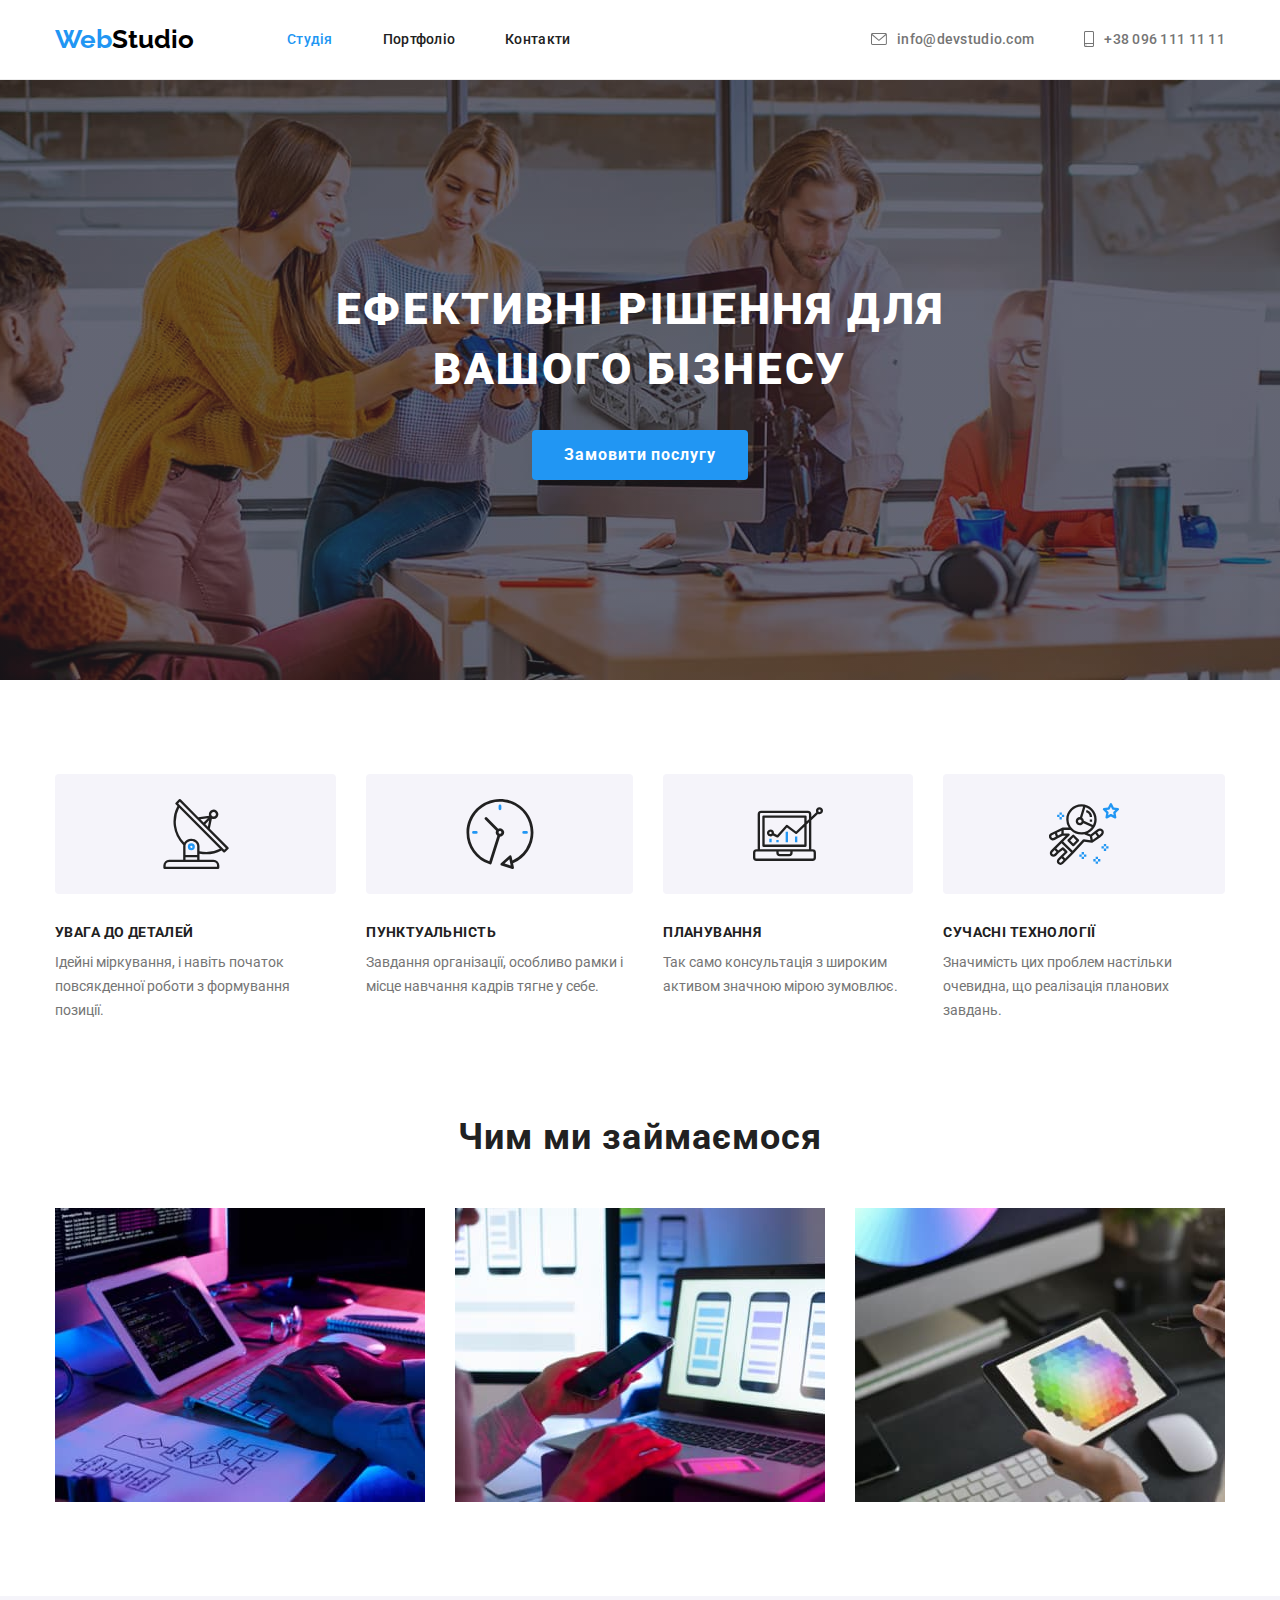
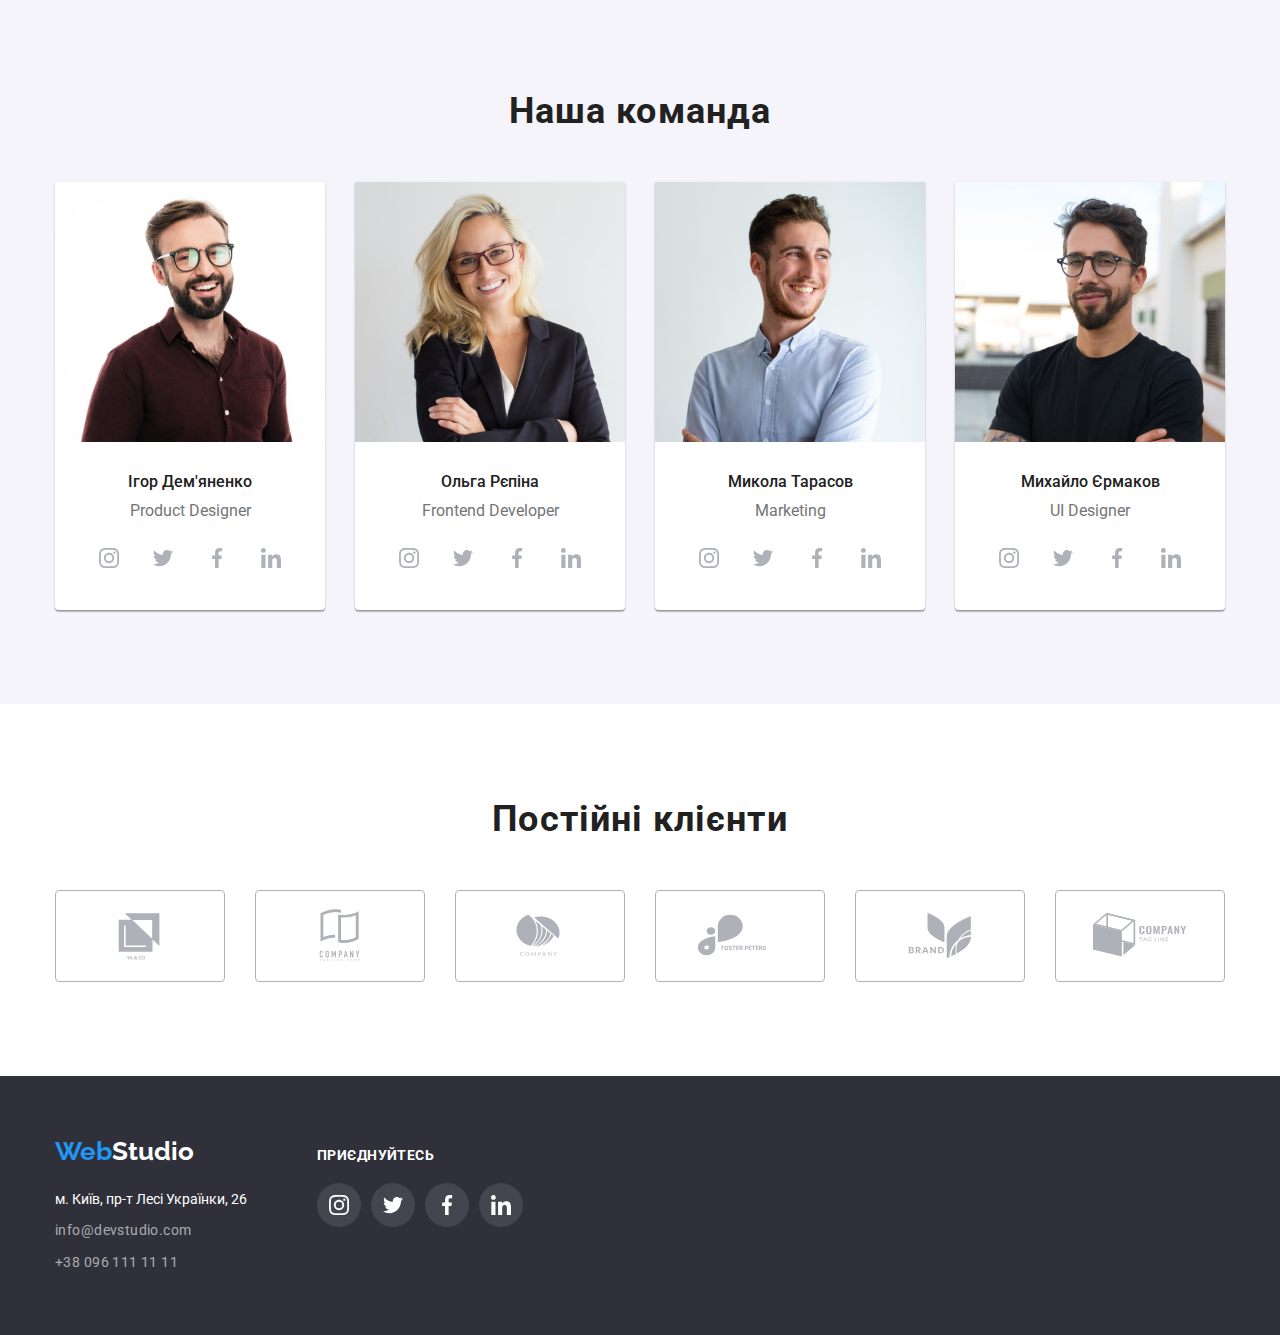
<file: index.html>
<!DOCTYPE html>
<html lang="uk-UA">
<head>
    <meta charset="UTF-8">
    <meta http-equiv="X-UA-Compatible" content="IE=edge">
    <meta name="viewport" content="width=device-width, initial-scale=1.0">
    <title>WebStudio</title>
    <link
    rel="stylesheet"
    href="https://cdnjs.cloudflare.com/ajax/libs/modern-normalize/1.0.0/modern-normalize.min.css"/>
    <link rel="preconnect" href="https://fonts.googleapis.com">
    <link rel="preconnect" href="https://fonts.gstatic.com" crossorigin>
    <link href="https://fonts.googleapis.com/css2?family=Raleway:wght@700&family=Roboto:wght@400;500;700;900&display=swap" rel="stylesheet">
    <link rel="stylesheet" href="./css/styles.css">
</head>
<body>
    <header class="header">
        <div class="container container-header">
            <a class="logo" href="#">Web<span class="logo2">Studio</span> </a>
                <nav>
                    <ul class="header-nav container-header2">
                        <li> <a class="header-nav-link current" href="">Студія</a> </li>
                        <li> <a class="header-nav-link" href="./portfolio.html">Портфоліо</a> </li>
                        <li> <a class="header-nav-link" href="">Контакти</a> </li>
                    </ul>
                </nav>
                    <ul class="container-header3">
                        <li class="container-header3-icon"> 
                            <a class="header-contact" href="mailto:info@devstudio.com">
                                <svg class="icon-header" width="16" height="12">
                                    <use href="./images/icons.svg#icon-envelope">
                                    </use>
                                </svg>
                                info@devstudio.com</a> 
                        </li>
                        <li class="container-header3-icon"> 
                            <a class="header-contact" href="tel:+380961111111">
                                <svg class="icon-header " width="10" height="16">
                                    <use href="./images/icons.svg#icon-smartphone">
                                    </use>
                                </svg>
                                +38 096 111 11 11</a> 
                        </li>
                    </ul>
        </div>
    </header>
    <main>
    <section class="hero">
        <div class="container container-hero">
            <h1 class="hero-title">Ефективні рішення для <br> вашого бізнесу</h1>
            <button type="button" class="hero-btn btn">Замовити послугу</button>
        </div>
    </section>
    <section class="about section">
        <div class="container">
            <h2 class="title hide">Особливості</h2>
            <ul class="about-list">
                <li  class="about-item">
                    <div class="about-logo-container">
                        <svg class="about-logo" width="70" height="70">
                            <use href="./images/icons.svg#icon-antenna"></use>
                        </svg>
                    </div>
                    <h3 class="about-title-item">УВАГА ДО ДЕТАЛЕЙ</h3>
                    <p class="about-title-text">Ідейні міркування, і навіть початок повсякденної роботи з формування позиції.</p>
                </li>
                <li class="about-item">
                    <div class="about-logo-container">
                        <svg class="about-logo" width="70" height="70">
                            <use href="./images/icons.svg#icon-clock"></use>
                        </svg>
                    </div>
                    <h3 class="about-title-item">ПУНКТУАЛЬНІСТЬ</h3>
                    <p class="about-title-text">Завдання організації, особливо рамки і місце навчання кадрів тягне у себе.</p>
                </li>
                <li class="about-item">
                    <div class="about-logo-container">
                        <svg class="about-logo" width="70" height="70">
                            <use href="./images/icons.svg#icon-diagram"></use>
                        </svg>
                    </div>
                    <h3 class="about-title-item">ПЛАНУВАННЯ</h3>
                    <p class="about-title-text">Так само консультація з широким активом значною мірою зумовлює.</p>
                </li>
                <li class="about-item">
                    <div class="about-logo-container">
                        <svg class="about-logo" width="70" height="70">
                            <use href="./images/icons.svg#icon-astronaut"></use>
                        </svg>
                    </div>
                    <h3 class="about-title-item">СУЧАСНІ ТЕХНОЛОГІЇ</h3>
                    <p class="about-title-text">Значимість цих проблем настільки очевидна, що реалізація планових завдань.</p>
                </li>
            </ul>
        </div>
    </section>
    <section class="business section">
        <div class="container">
            <h2 class="title">Чим ми займаємося</h2>
            <ul class="business-items">
                <li class="business-list">
                    <img src="./images/box1.jpg" class="img" alt="розробка бізнес-планів" width="370"/>
                </li>
                <li class="business-list">
                    <img src="./images/box2.jpg" class="img" alt="створення мобільних додатків" width="370"/>
                </li>
                <li class="business-list">
                    <img src="./images/box3.jpg" class="img" alt="робота дизайнера" width="370"/>
                </li>
            </ul>
        </div>
    </section>
    <section class="team section">
        <div class="container">
            <h2 class="title">Наша команда</h2>
            <ul class="team-items">
                <li class="team-list">
                    <img src="./images/team-card-1.jpg" class="img" alt="на фото Ігор Дем'яненко" width="270"/>
                    <div class="team-item">
                        <h3 class="team-title">Ігор Дем'яненко</h3>
                        <p lang="en" class="team-text">Product Designer</p>
                        <div class="team-soc">
                            <ul class="team-soc-items">
                                <li>
                                    <a href="#" class="team-soc-list">
                                        <svg class="team-soc-logo" width="20" height="20">
                                            <use href="./images/icons.svg#icon-instagram"></use>
                                        </svg>
                                    </a>
                                </li>
                                <li>
                                    <a href="#" class="team-soc-list">
                                        <svg class="team-soc-logo" width="20" height="20">
                                            <use href="./images/icons.svg#icon-twitter"></use>
                                        </svg>
                                    </a>
                                </li>
                                <li>
                                    <a href="#" class="team-soc-list">
                                        <svg class="team-soc-logo" width="20" height="20">
                                            <use href="./images/icons.svg#icon-facebook"></use>
                                        </svg>
                                    </a>
                                </li>
                                <li>                                
                                    <a href="#" class="team-soc-list">
                                        <svg class="team-soc-logo" width="20" height="20">
                                            <use href="./images/icons.svg#icon-linkedin"></use>
                                    </svg>
                                    </a>
                            </li>
                            </ul>
                        </div>
                    </div>
                    
                </li>
                <li class="team-list">
                    <img src="./images/team-card-2.jpg" class="img" alt="на фото Ольга Рєпіна" width="270"/>
                    <div class="team-item">
                        <h3 class="team-title">Ольга Рєпіна</h3>
                        <p lang="en" class="team-text">Frontend Developer</p>
                        <div class="team-soc">
                            <ul class="team-soc-items">
                                <li>
                                    <a href="#" class="team-soc-list">
                                        <svg class="team-soc-logo" width="20" height="20">
                                            <use href="./images/icons.svg#icon-instagram"></use>
                                        </svg>
                                    </a>
                                </li>
                                <li>
                                    <a href="#" class="team-soc-list">
                                        <svg class="team-soc-logo" width="20" height="20">
                                            <use href="./images/icons.svg#icon-twitter"></use>
                                        </svg>
                                    </a>
                                </li>
                                <li>
                                    <a href="#" class="team-soc-list">
                                        <svg class="team-soc-logo" width="20" height="20">
                                            <use href="./images/icons.svg#icon-facebook"></use>
                                        </svg>
                                    </a>
                                </li>
                                <li>                                
                                    <a href="#" class="team-soc-list">
                                        <svg class="team-soc-logo" width="20" height="20">
                                            <use href="./images/icons.svg#icon-linkedin"></use>
                                    </svg>
                                    </a>
                            </li>
                            </ul>
                        </div>
                    </div>
                </li>
                <li class="team-list">
                    <img src="./images/team-card-3.jpg" class="img" alt="на фото Микола Тарасов" width="270"/>
                    <div class="team-item">
                        <h3 class="team-title">Микола Тарасов</h3>
                        <p lang="en" class="team-text">Marketing</p>
                        <div class="team-soc">
                            <ul class="team-soc-items">
                                <li>
                                    <a href="#" class="team-soc-list">
                                        <svg class="team-soc-logo" width="20" height="20">
                                            <use href="./images/icons.svg#icon-instagram"></use>
                                        </svg>
                                    </a>
                                </li>
                                <li>
                                    <a href="#" class="team-soc-list">
                                        <svg class="team-soc-logo" width="20" height="20">
                                            <use href="./images/icons.svg#icon-twitter"></use>
                                        </svg>
                                    </a>
                                </li>
                                <li>
                                    <a href="#" class="team-soc-list">
                                        <svg class="team-soc-logo" width="20" height="20">
                                            <use href="./images/icons.svg#icon-facebook"></use>
                                        </svg>
                                    </a>
                                </li>
                                <li>                                
                                    <a href="#" class="team-soc-list">
                                        <svg class="team-soc-logo" width="20" height="20">
                                            <use href="./images/icons.svg#icon-linkedin"></use>
                                    </svg>
                                    </a>
                            </li>
                            </ul>
                        </div>
                    </div>
                </li>
                <li class="team-list">
                    <img src="./images/team-card-4.jpg" class="img" alt="на фото Михайло Єрмаков" width="270"/>
                    <div class="team-item">
                        <h3 class="team-title">Михайло Єрмаков</h3>
                        <p lang="en" class="team-text">UI Designer</p>
                        <div class="team-soc">
                            <ul class="team-soc-items">
                                <li>
                                    <a href="#" class="team-soc-list">
                                        <svg class="team-soc-logo" width="20" height="20">
                                            <use href="./images/icons.svg#icon-instagram"></use>
                                        </svg>
                                    </a>
                                </li>
                                <li>
                                    <a href="#" class="team-soc-list">
                                        <svg class="team-soc-logo" width="20" height="20">
                                            <use href="./images/icons.svg#icon-twitter"></use>
                                        </svg>
                                    </a>
                                </li>
                                <li>
                                    <a href="#" class="team-soc-list">
                                        <svg class="team-soc-logo" width="20" height="20">
                                            <use href="./images/icons.svg#icon-facebook"></use>
                                        </svg>
                                    </a>
                                </li>
                                <li>                                
                                    <a href="#" class="team-soc-list">
                                        <svg class="team-soc-logo" width="20" height="20">
                                            <use href="./images/icons.svg#icon-linkedin"></use>
                                    </svg>
                                    </a>
                            </li>
                            </ul>
                        </div>
                    </div>
                </li>
            </ul>
        </div>
    </section>
    <section class="section">
        <div class="container">
            <h2 class="title">Постійні клієнти</h2>
            <ul class="regular-customers-list">
                <li class="regular-customers-item">
                    <a href="#" class="regular-customers-link">
                        <svg class="regular-customers-logo" width="106" height="60">
                            <use href="./images/icons.svg#icon-logo1"></use>
                        </svg>
                    </a>
                </li>
                <li class="regular-customers-item">
                    <a href="#" class="regular-customers-link">
                        <svg class="regular-customers-logo" width="106" height="60">
                            <use href="./images/icons.svg#icon-logo2"></use>
                        </svg>
                    </a>
                </li>
                <li class="regular-customers-item">
                    <a href="#" class="regular-customers-link">
                        <svg class="regular-customers-logo" width="106" height="60">
                            <use href="./images/icons.svg#icon-logo3"></use>
                        </svg>
                    </a>
                </li>
                <li class="regular-customers-item">
                    <a href="#" class="regular-customers-link">
                        <svg class="regular-customers-logo" width="106" height="60">
                            <use href="./images/icons.svg#icon-logo4"></use>
                        </svg>
                    </a>
                </li>
                <li class="regular-customers-item">
                    <a href="#" class="regular-customers-link">
                        <svg class="regular-customers-logo" width="106" height="60">
                            <use href="./images/icons.svg#icon-logo5"></use>
                        </svg>
                    </a>
                </li>
                <li class="regular-customers-item">
                    <a href="#" class="regular-customers-link">
                        <svg class="regular-customers-logo" width="106" height="60">
                            <use href="./images/icons.svg#icon-logo6"></use>
                        </svg>
                    </a>
                </li>
            </ul>
        </div>
    </section>
    </main>
    <footer class="footer">
        <div class="container footer-container">
            <div>
                <a class="logo logomargin" href="#">Web<span class="logo3">Studio</span> </a>
                <address class="address">
                    <ul class="footer-list">
                        <li> <a class="address" href="">м. Київ, пр-т Лесі Українки, 26</a> </li>
                        <li> <a class="footer-contact" href="mailto:info@devstudio.com">info@devstudio.com</a> </li>
                        <li> <a class="footer-contact" href="tel:+380961111111">+38 096 111 11 11</a> </li>
                    </ul> 
                </address>
            </div>
            <div class="footer-soc">
                <h3 class="footer-h3">приєднуйтесь</h3>
                <ul class="footer-soc-list">
                    <li>
                        <a href="#" class="footer-soc-item">
                            <svg class="footer-soc-logo" width="20" height="20">
                                <use href="./images/icons.svg#icon-instagram"></use>
                            </svg>
                        </a>
                    </li>
                    <li>
                        <a href="#" class="footer-soc-item">
                            <svg class="footer-soc-logo" width="20" height="20">
                                <use href="./images/icons.svg#icon-twitter"></use>
                            </svg>
                        </a>
                    </li>
                    <li>
                        <a href="#" class="footer-soc-item">
                            <svg class="footer-soc-logo" width="20" height="20">
                                <use href="./images/icons.svg#icon-facebook"></use>
                            </svg>
                        </a>
                    </li>
                    <li>                                
                        <a href="#" class="footer-soc-item">
                            <svg class="footer-soc-logo" width="20" height="20">
                                <use href="./images/icons.svg#icon-linkedin"></use>
                            </svg>
                        </a>
                    </li>
                </ul>
            </div>
        </div>
    </footer>
</body>
</html>
</file>
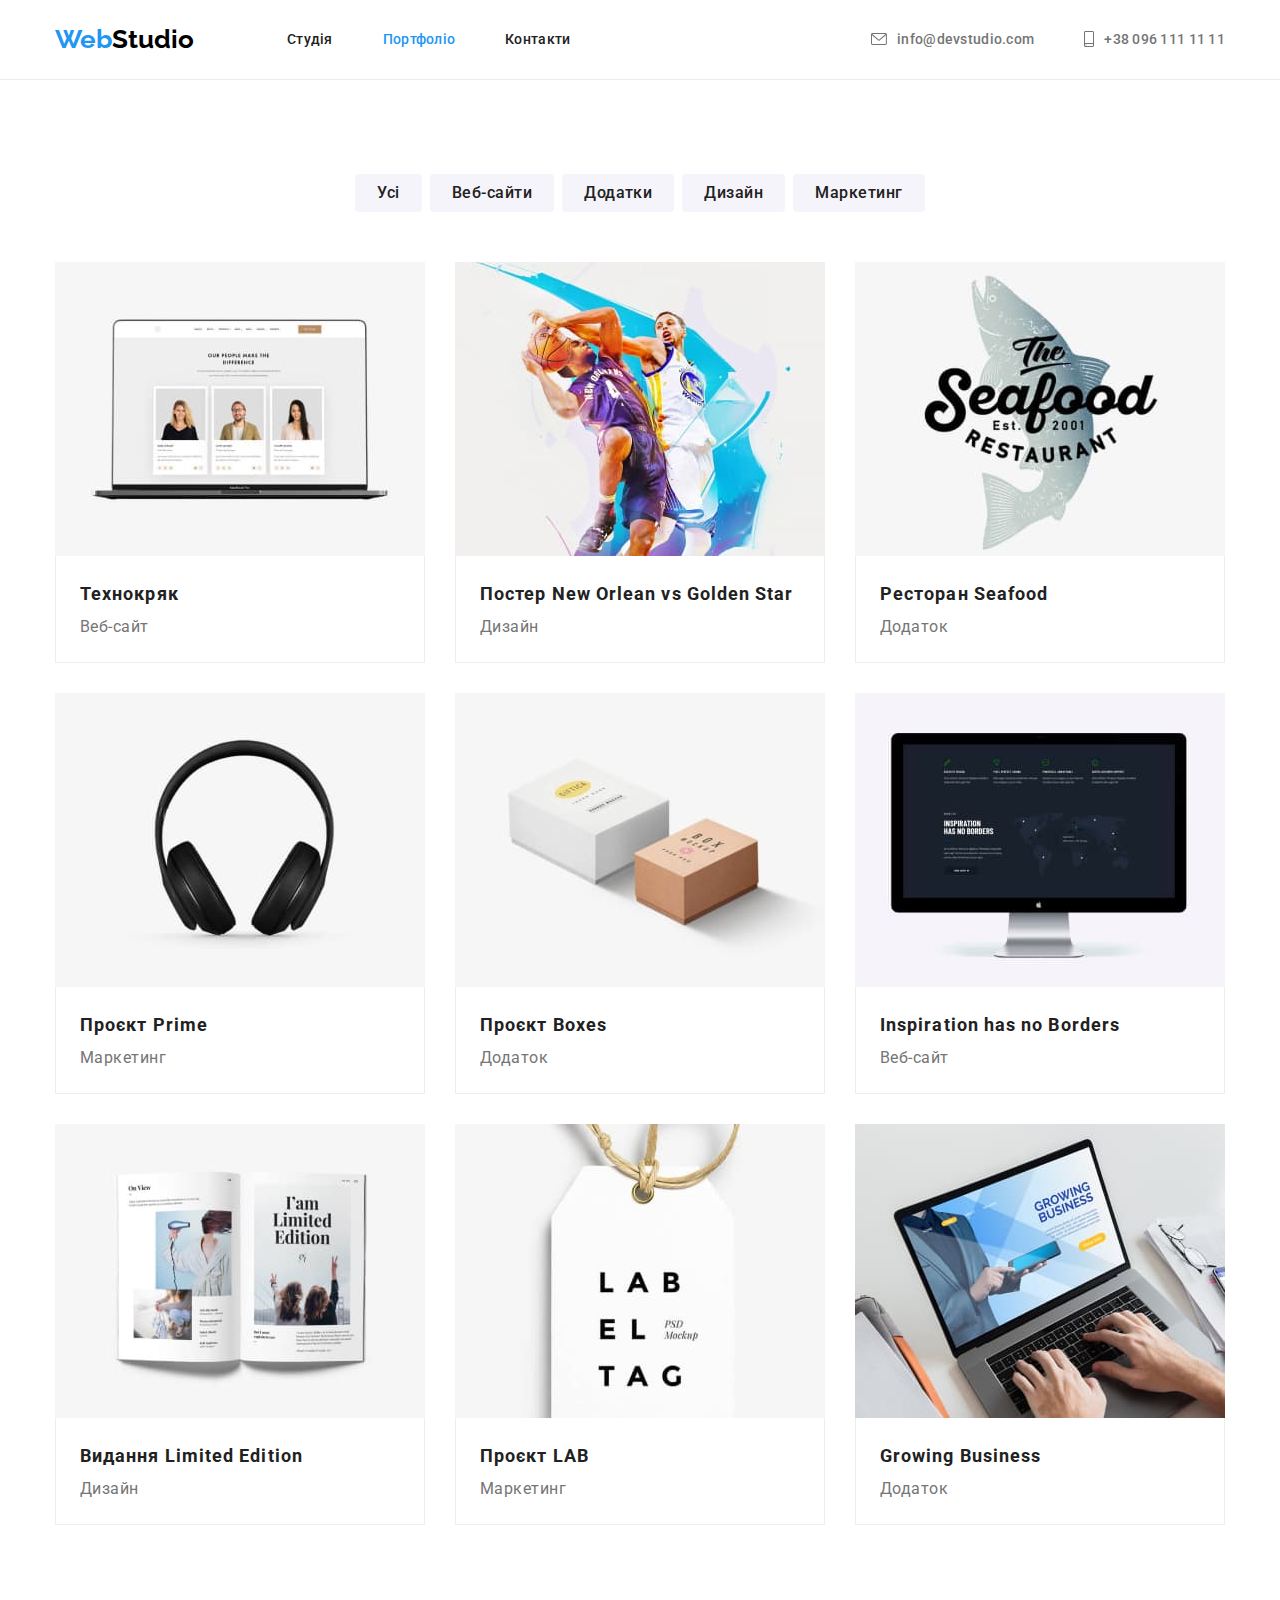
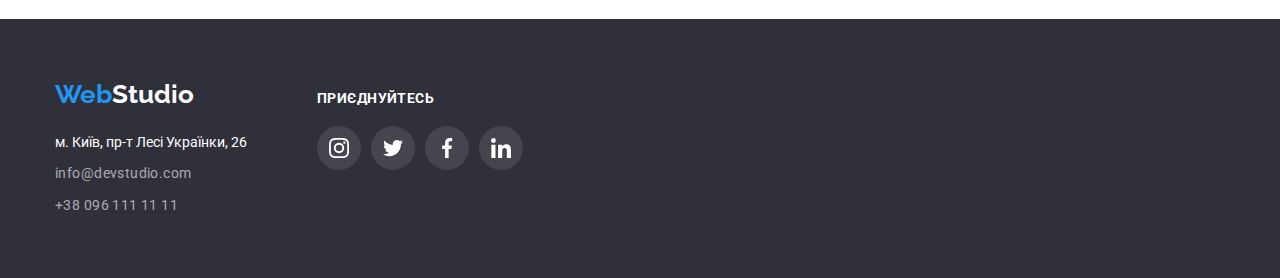
<file: portfolio.html>
<!DOCTYPE html>
<html lang="uk-UA">
<head>
    <meta charset="UTF-8">
    <meta http-equiv="X-UA-Compatible" content="IE=edge">
    <meta name="viewport" content="width=device-width, initial-scale=1.0">
    <title>Портфоліо</title>
    <link
    rel="stylesheet"
    href="https://cdnjs.cloudflare.com/ajax/libs/modern-normalize/1.0.0/modern-normalize.min.css"/>
    <link rel="preconnect" href="https://fonts.googleapis.com">
    <link rel="preconnect" href="https://fonts.gstatic.com" crossorigin>
    <link href="https://fonts.googleapis.com/css2?family=Raleway:wght@700&family=Roboto:wght@400;500;700;900&display=swap" rel="stylesheet">
    <link rel="stylesheet" href="./css/styles.css">
</head>
<body>
    <header class="header">
        <div class="container container-header">
            <a class="logo" href="#">Web<span class="logo2">Studio</span> </a>
                <nav>
                    <ul class="header-nav container-header2">
                        <li> <a class="header-nav-link" href="./index.html">Студія</a> </li>
                        <li> <a class="header-nav-link current" href="">Портфоліо</a> </li>
                        <li> <a class="header-nav-link" href="">Контакти</a> </li>
                    </ul>
                </nav>
                <ul class="container-header3">
                    <li class="container-header3-icon"> 
                        <a class="header-contact" href="mailto:info@devstudio.com">
                            <svg class="icon-header" width="16" height="12">
                                <use href="./images/icons.svg#icon-envelope">
                                </use>
                            </svg>
                            info@devstudio.com</a> 
                    </li>
                    <li class="container-header3-icon"> 
                        <a class="header-contact" href="tel:+380961111111">
                            <svg class="icon-header " width="10" height="16">
                                <use href="./images/icons.svg#icon-smartphone">
                                </use>
                            </svg>
                            +38 096 111 11 11</a> 
                    </li>
                </ul>
        </div>
    </header>
<main>
    <section class="section portfolio">
    <div class="container">
        <h1 class="hide">Портфоліо</h1>
        <ul class="portfolio-buttons">
            <li><button type="button" class="portfolio-button">Усі</button></li>
            <li><button type="button" class="portfolio-button">Веб-сайти</button></li>
            <li><button type="button" class="portfolio-button">Додатки</button></li>
            <li><button type="button" class="portfolio-button">Дизайн</button></li>
            <li><button type="button" class="portfolio-button">Маркетинг</button></li>
        </ul>
        <ul class="portfolio-list">
            <li class="pf-list">
                <a href="#" class="portfolio-item">
                    <img src="./images/Portfolio1.jpg" class="img" alt="Технокряк" width="370"/>
                    <div class="border-portfolio">
                        <h2 class="portfolio-title">Технокряк</h2>
                        <p class="portfolio-text">Веб-сайт</p>
                    </div>
                </a>
            </li>
            <li class="pf-list">
                <a href="#" class="portfolio-item">
                    <img src="./images/Portfolio2.jpg" class="img" alt="Постер New Orlean vs Golden Star" width="370"/>
                    <div class="border-portfolio">
                        <h2 class="portfolio-title">Постер New Orlean vs Golden Star</h2>
                        <p class="portfolio-text">Дизайн</p>
                    </div>
                </a>
            </li>
            <li class="pf-list">
                <a href="#" class="portfolio-item">
                    <img src="./images/Portfolio3.jpg" class="img" alt="Ресторан Seafood" width="370"/>
                    <div class="border-portfolio">
                        <h2 class="portfolio-title">Ресторан Seafood</h2>
                        <p class="portfolio-text">Додаток</p>
                    </div>
                </a>
            </li>
            <li class="pf-list">
                <a href="#" class="portfolio-item">
                    <img src="./images/Portfolio4.jpg" class="img" alt="Проєкт Prime" width="370"/>
                    <div class="border-portfolio">
                        <h2 class="portfolio-title">Проєкт Prime</h2>
                        <p class="portfolio-text">Маркетинг</p>
                    </div>
                </a>
            </li>
            <li class="pf-list">
                <a href="#" class="portfolio-item">
                    <img src="./images/Portfolio5.jpg" class="img" alt="Проєкт Boxes" width="370"/>
                    <div class="border-portfolio">
                        <h2 class="portfolio-title">Проєкт Boxes</h2>
                        <p class="portfolio-text">Додаток</p>
                    </div>
                </a>
            </li>
            <li class="pf-list">
                <a href="#" class="portfolio-item">
                    <img src="./images/Portfolio6.jpg" class="img" alt="Inspiration has no Borders" width="370"/>
                    <div class="border-portfolio">
                        <h2 class="portfolio-title">Inspiration has no Borders</h2>
                        <p class="portfolio-text">Веб-сайт</p>
                    </div>
                </a>
            </li>
            <li class="pf-list">
                <a href="#" class="portfolio-item">
                    <img src="./images/Portfolio7.jpg" class="img" alt="Видання Limited Edition" width="370"/>
                    <div class="border-portfolio">
                        <h2 class="portfolio-title">Видання Limited Edition</h2>
                        <p class="portfolio-text">Дизайн</p>
                    </div>
                </a>
            </li>
            <li class="pf-list">
                <a href="#" class="portfolio-item">
                    <img src="./images/Portfolio8.jpg" class="img" alt="Проєкт LAB" width="370"/>
                    <div class="border-portfolio">
                        <h2 class="portfolio-title">Проєкт LAB</h2>
                        <p class="portfolio-text">Маркетинг</p>
                    </div>
                </a>
            </li>
            <li class="pf-list">
                <a href="#" class="portfolio-item">
                    <img src="./images/Portfolio9.jpg" class="img" alt="Growing Business" width="370"/>
                    <div class="border-portfolio">
                        <h2 class="portfolio-title">Growing Business</h2>
                        <p class="portfolio-text">Додаток</p>
                    </div>
                </a>
            </li>
        </ul>
    </div>
    </section>
    </main>
    <footer class="footer">
        <div class="container footer-container">
            <div>
                <a class="logo logomargin" href="#">Web<span class="logo3">Studio</span> </a>
                <address class="address">
                    <ul class="footer-list">
                        <li> <a class="address" href="">м. Київ, пр-т Лесі Українки, 26</a> </li>
                        <li> <a class="footer-contact" href="mailto:info@devstudio.com">info@devstudio.com</a> </li>
                        <li> <a class="footer-contact" href="tel:+380961111111">+38 096 111 11 11</a> </li>
                    </ul> 
                </address>
            </div>
            <div class="footer-soc">
                <h3 class="footer-h3">приєднуйтесь</h3>
                <ul class="footer-soc-list">
                    <li>
                        <a href="#" class="footer-soc-item">
                            <svg class="footer-soc-logo" width="20" height="20">
                                <use href="./images/icons.svg#icon-instagram"></use>
                            </svg>
                        </a>
                    </li>
                    <li>
                        <a href="#" class="footer-soc-item">
                            <svg class="footer-soc-logo" width="20" height="20">
                                <use href="./images/icons.svg#icon-twitter"></use>
                            </svg>
                        </a>
                    </li>
                    <li>
                        <a href="#" class="footer-soc-item">
                            <svg class="footer-soc-logo" width="20" height="20">
                                <use href="./images/icons.svg#icon-facebook"></use>
                            </svg>
                        </a>
                    </li>
                    <li>                                
                        <a href="#" class="footer-soc-item">
                            <svg class="footer-soc-logo" width="20" height="20">
                                <use href="./images/icons.svg#icon-linkedin"></use>
                            </svg>
                        </a>
                    </li>
                </ul>
            </div>
        </div>
    </footer>
</body>
</html>
</file>
<file: css/styles.css>
:root{
    --main-bg-color: #FFFFFF;
    --seconder-bg-color:#2F303A;
    --main-btn-color: #2196F3;
    --seconder-btn-color: #000000;
    --third-btn-color: #212121;
    --fourth-btn-color: #FFFFFF;
    --main-h-color: #212121;
    --main-text-color: #757575;
    --seconder-text-color: #FFFFFF;
    --third-bg-color:#F5F5F5;
    --fourth-bg-color: #F5F4FA;
    --soc-color: #AFB1B8;
    --main-gap: 30px;
}

h1,
h2,
h3,
h4,
h5,
h6,
p {
  margin: 0;
}

ul {
list-style: none;
margin: 0;
padding: 0;
}

.link {
text-decoration: none;
}
a {
  display: block;
  text-decoration: none;
}

.img {
  display: block;
  max-width:100%;
}


body {
  font-family: Roboto, sans-serif;
  color: var(--main-text-color);
  box-sizing: border-box;
  }

.container {
  box-sizing: border-box;
  max-width: 1200px;
  padding-left: 15px;
  padding-right: 15px;
  margin: 0 auto;
}

.section {
  padding-top: 94px;
  padding-bottom: 94px;
}

/* header */
.header
{ 
background-color: var(--main-bg-color);
border-bottom: 1px solid #ECECEC;
}

.container-header {
  padding-top: 24px;
  padding-bottom: 24px;
}

.container-header,
.container-header2,
.container-header3 {
  display: flex;
  align-items: center;
}

.logo { 
color: var(--main-btn-color); 
font-family: 'Raleway';
/* font-style: normal; */
font-weight: 700;
font-size: 26px;
line-height: 1.1923;
margin-right: 93px;
}

.logo2 { color: var(--seconder-btn-color)}

.header-nav { 
  gap: 50px;
}

.container-header3 {
  margin-left: auto;
  gap: 50px; 
}

.header-nav-link {
color: var(--third-btn-color);
font-weight: 500;
font-size: 14px;
line-height: 1.1429;
letter-spacing: 0.02em;
}

.current { 
color: var(--main-btn-color);
}

.header-contact { 
color: var(--main-text-color);
font-weight: 500;
font-size: 14px;
line-height: 1.1429;
letter-spacing: 0.02em;
display: flex;
align-items: center;
}

.container-header3-icon {
  display: flex;
}

.header-nav-link:hover,
.header-nav-link:focus,
.header-nav-link.current {
  color: var(--main-btn-color);
}

  .icon-header {
    margin-right: 10px;
    fill: currentColor;
  }
  
.header-contact:hover,
.header-contact:focus,
.header-contact.current {
  color: var(--main-btn-color);}

/* main */
.hide {
    border: 0;
    clip: rect(1px, 1px, 1px, 1px);
    -webkit-clip-path: inset(50%);
    clip-path: inset(50%);
    height: 1px;
    margin: -1px;
    overflow: hidden;
    padding: 0;
    position: absolute;
    width: 1px;
    word-wrap: normal !important;
}

.hero {
  max-width: 1600px;
  margin: 0 auto;
  background-image: linear-gradient(rgba(47, 48, 58, 0.4),rgba(47, 48, 58, 0.4)), url(../images/bg.jpg);
  background-color: var(--seconder-bg-color); 
  padding-top: 200px;
  padding-bottom: 200px;
  background-repeat: no-repeat;
  background-position: center;
  background-size: cover;
}

.hero-title { 
color: var(--seconder-text-color);
/* font-style: normal; */
font-weight: 900;
font-size: 44px;
line-height: 1.3636;
text-align: center;
letter-spacing: 0.06em;
text-transform: uppercase;
margin-bottom: 30px;
}

.hero-btn { 
color: var(--seconder-text-color);
background-color: var(--main-btn-color);
font-family: inherit;
font-weight: 700;
font-size: 16px;
line-height: 1.875;
cursor: pointer;
border: none;
border-radius: 4px;
letter-spacing: 0.06em;
margin: 0 auto;
display: flex;
align-items: center;
text-align: center;
padding: 10px 32px;
}

.hero-btn:hover,
.hero-btn:focus,
.hero-btn.current {
background-color: #188CE8;}

.btn { }

.title {  color: var(--main-h-color);
font-size: 36px;
line-height: 1.1667;
text-align: center;
letter-spacing: 0.03em;
margin-bottom: 50px;
}

.about-list { 
  display: flex;
  gap: var(--main-gap);
}

.about-item {
}

.about-title-item {
  margin-bottom: 10px;
}

.about-title-item {
color: var(--main-h-color);
font-size: 14px;
line-height: 1.1429;
letter-spacing: 0.03em;
margin-top: 30px;
}

.about-title-text {
font-size: 14px;
line-height: 1.7143;
}

.about-logo-container {
  background: var(--fourth-bg-color);
  border-radius: 4px;
  padding-top: 25px;
  padding-bottom: 25px;
  text-align: center;
  height: 120px;
}


.about-logo{
  box-sizing: content-box;
  margin: auto;
}

.business { 
padding-top:0;
}

.business-items {
  display: flex;
  gap:var(--main-gap);
}

.business-list { 

}

.team {
  background-color: var(--fourth-bg-color);
}

.team-items {
  display: flex;
  gap: var(--main-gap);
}

.team-item {
  padding-top: 30px;
  padding-bottom: 30px;
  padding-left: 32px;
  padding-right: 32px;
  text-align: center;
}

.team-list {
background-color: var(--main-bg-color);
flex-basis: calc((100% - 90px) / 4);
box-shadow: 0px 1px 3px rgba(0, 0, 0, 0.12), 0px 1px 1px rgba(0, 0, 0, 0.14), 0px 2px 1px rgba(0, 0, 0, 0.2);
border-radius: 0px 0px 4px 4px;
}

.team-title {
color: var(--main-h-color);
font-weight: 500;
font-size: 16px;
line-height: 1.1875;
}

.team-text {
font-size: 16px;
line-height: 1.1875;
margin-top: 10px;
margin-bottom: 16px;
}

.team-soc {
}

.team-soc-items {
  display: flex;
  justify-content: center;
  gap: 10px;
}

.team-soc-logo {
  fill: var(--soc-color);
}

.team-soc-list {
  display: flex;
  align-items: center;
  justify-content: center;
  width: 44px;
  height: 44px;
  margin: 0 auto;
  border-radius: 50%;
}

.team-soc-list:hover,
.team-soc-list:focus {
  background-color: var(--main-btn-color);
}

.team-soc-list:hover .team-soc-logo {
  fill: var(--main-bg-color);
}

.team-soc-list:focus .team-soc-logo {
  fill: var(--main-bg-color);
}

.regular-customers-list {
  display: flex;
  gap: var(--main-gap);
}

.regular-customers-item {
  flex-basis: calc((100% - 150px) / 6);
}

.regular-customers-link {
  border: 1px solid #AFB1B8;
  border-radius: 4px;
  height: 92px;
  display: flex;
  align-items: center;
  justify-content: center;

}

.regular-customers-link:hover,
.regular-customers-link:focus  {
  border-color: var(--main-btn-color);
}

.regular-customers-link:hover .regular-customers-logo {
  fill: var(--main-btn-color);
}

.regular-customers-link:focus .regular-customers-logo {
  fill: var(--main-btn-color);
}

.regular-customers-logo {
  fill: var(--soc-color);
  display: block;
}

/* footer */
.address {
color: var(--seconder-text-color);
font-style: normal; 
font-size: 14px;
line-height: 1.7143;
margin-top: 20px;
}

.address:hover,
.address:focus,
.address.current {
color: var(--main-btn-color);
}

.footer {
background-color: var(--seconder-bg-color);
padding-top: 60px;
padding-bottom: 60px;
}

.footer-container {
  display: flex;
  align-items: baseline;
}

.logo3 {
color: var(--fourth-btn-color);
}

.logomargin {
  margin-right: 0;
}

.footer-contact {
color: rgba(255, 255, 255, 0.6);
font-size: 14px;
line-height: 1.71;
/* or 171% */
letter-spacing: 0.03em;
margin-top: 8px;
}

.footer-contact:hover,
.footer-contact:focus,
.footer-contact.current {
color: var(--main-btn-color);}

.footer-soc {
  margin-left: 70px;
}

.footer-h3 {
  font-weight: 700;
  font-size: 14px;
  line-height: 16px;
  letter-spacing: 0.03em;
  text-transform: uppercase;
  color: var(--seconder-text-color);
  margin-bottom: 20px;
}

.footer-soc-list {
  display: flex;
  gap: 10px;
  }


.footer-soc-item {
  width: 44px;
  height: 44px;
  flex-basis: calc((100% - 30px) / 4);
  background-color: rgba(255, 255, 255, 0.1);
  display: flex;
  align-items: center;
  justify-content: center;
  border-radius: 50%;
}

.footer-soc-item:hover, 
.footer-soc-item:focus {
  background-color: var(--main-btn-color);
}

.footer-soc-logo {  
  fill: var(--fourth-btn-color);
}

/* Portfolio */
.portfolio {
}

.portfolio-buttons {
  display: flex;
  justify-content: center;
  gap: 8px;
  margin-bottom: 50px;
}

.portfolio-button{
font-family: Roboto, sans-serif;
color: var(--third-btn-color);
background-color: var(--fourth-bg-color);
font-weight: 500;
font-size: 16px;
line-height: 1.62;
/* identical to box height, or 162% */
letter-spacing: 0.03em;
cursor: pointer;
border: none;
border-radius: 4px;
padding-top: 6px;
padding-right: 22px;
padding-bottom: 6px;
padding-left: 22px;
}

.portfolio-button:hover,
.portfolio-button:focus,
.portfolio-button.current {
color: var(--fourth-btn-color);
background-color: var(--main-btn-color);
box-shadow: 0px 3px 1px rgba(0, 0, 0, 0.1), 0px 1px 2px rgba(0, 0, 0, 0.08), 0px 2px 2px rgba(0, 0, 0, 0.12);
}

.portfolio-list {
  display: flex;
  flex-wrap:wrap;
  gap: var(--main-gap);
}

.pf-list   {
  flex-basis: calc((100% - 60px)/3);
}


.portfolio-item {
background-color: var(--main-bg-color);
}

.portfolio-item:hover,
.portfolio-item:focus
{
  box-shadow: 0px 1px 1px rgba(0, 0, 0, 0.12), 0px 4px 4px rgba(0, 0, 0, 0.06), 1px 4px 6px rgba(0, 0, 0, 0.16);
}
.border-portfolio {
  padding-top: 20px;
  padding-bottom: 20px;
  padding-right: 24px;
  padding-left: 24px;
  border-left: 1px solid #EEEEEE;
  border-right: 1px solid #EEEEEE;
  border-bottom: 1px solid #EEEEEE;

}

.portfolio-title {
color: var(--main-h-color);
font-size: 18px;
line-height: 2;
/* identical to box height, or 200% */
letter-spacing: 0.06em;
}

.portfolio-text {
color: var(--main-text-color);
font-size: 16px;
line-height: 1.88;
/* identical to box height, or 188% */
letter-spacing: 0.03em;
}
</file>
